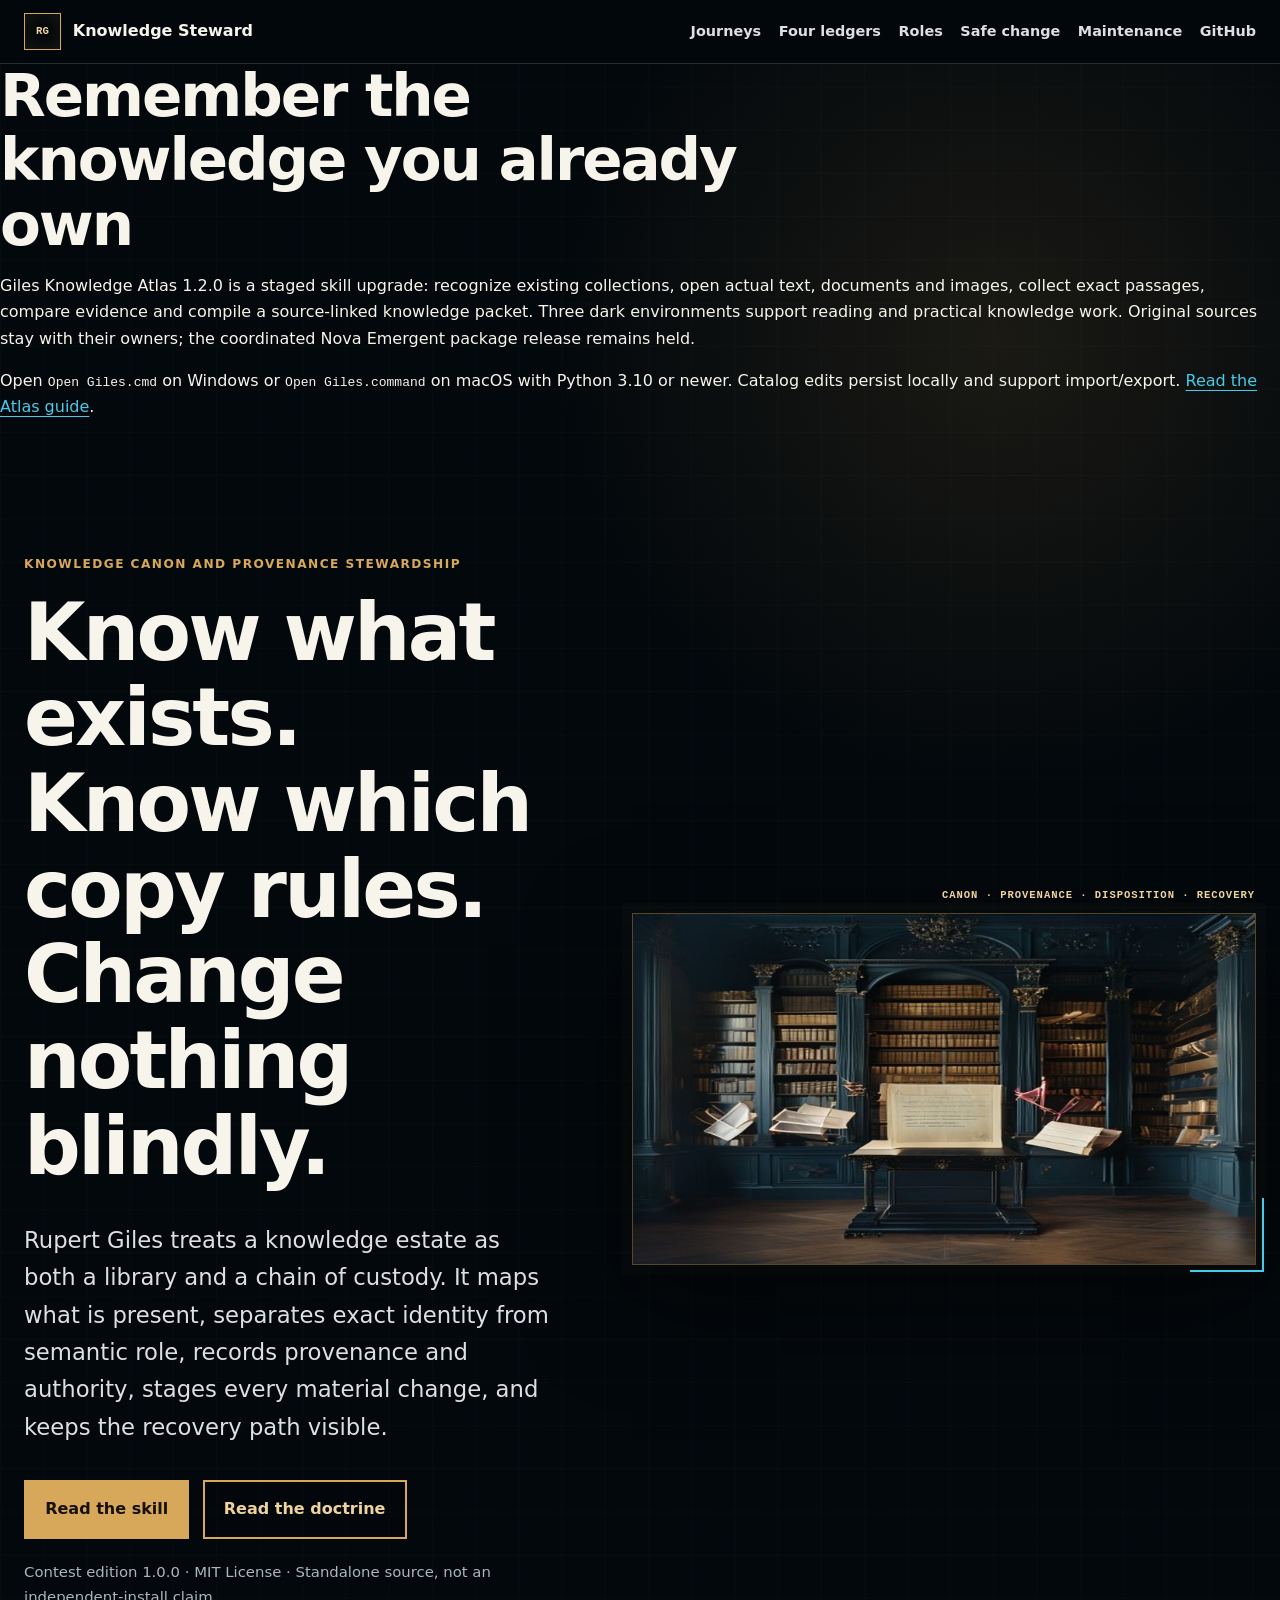
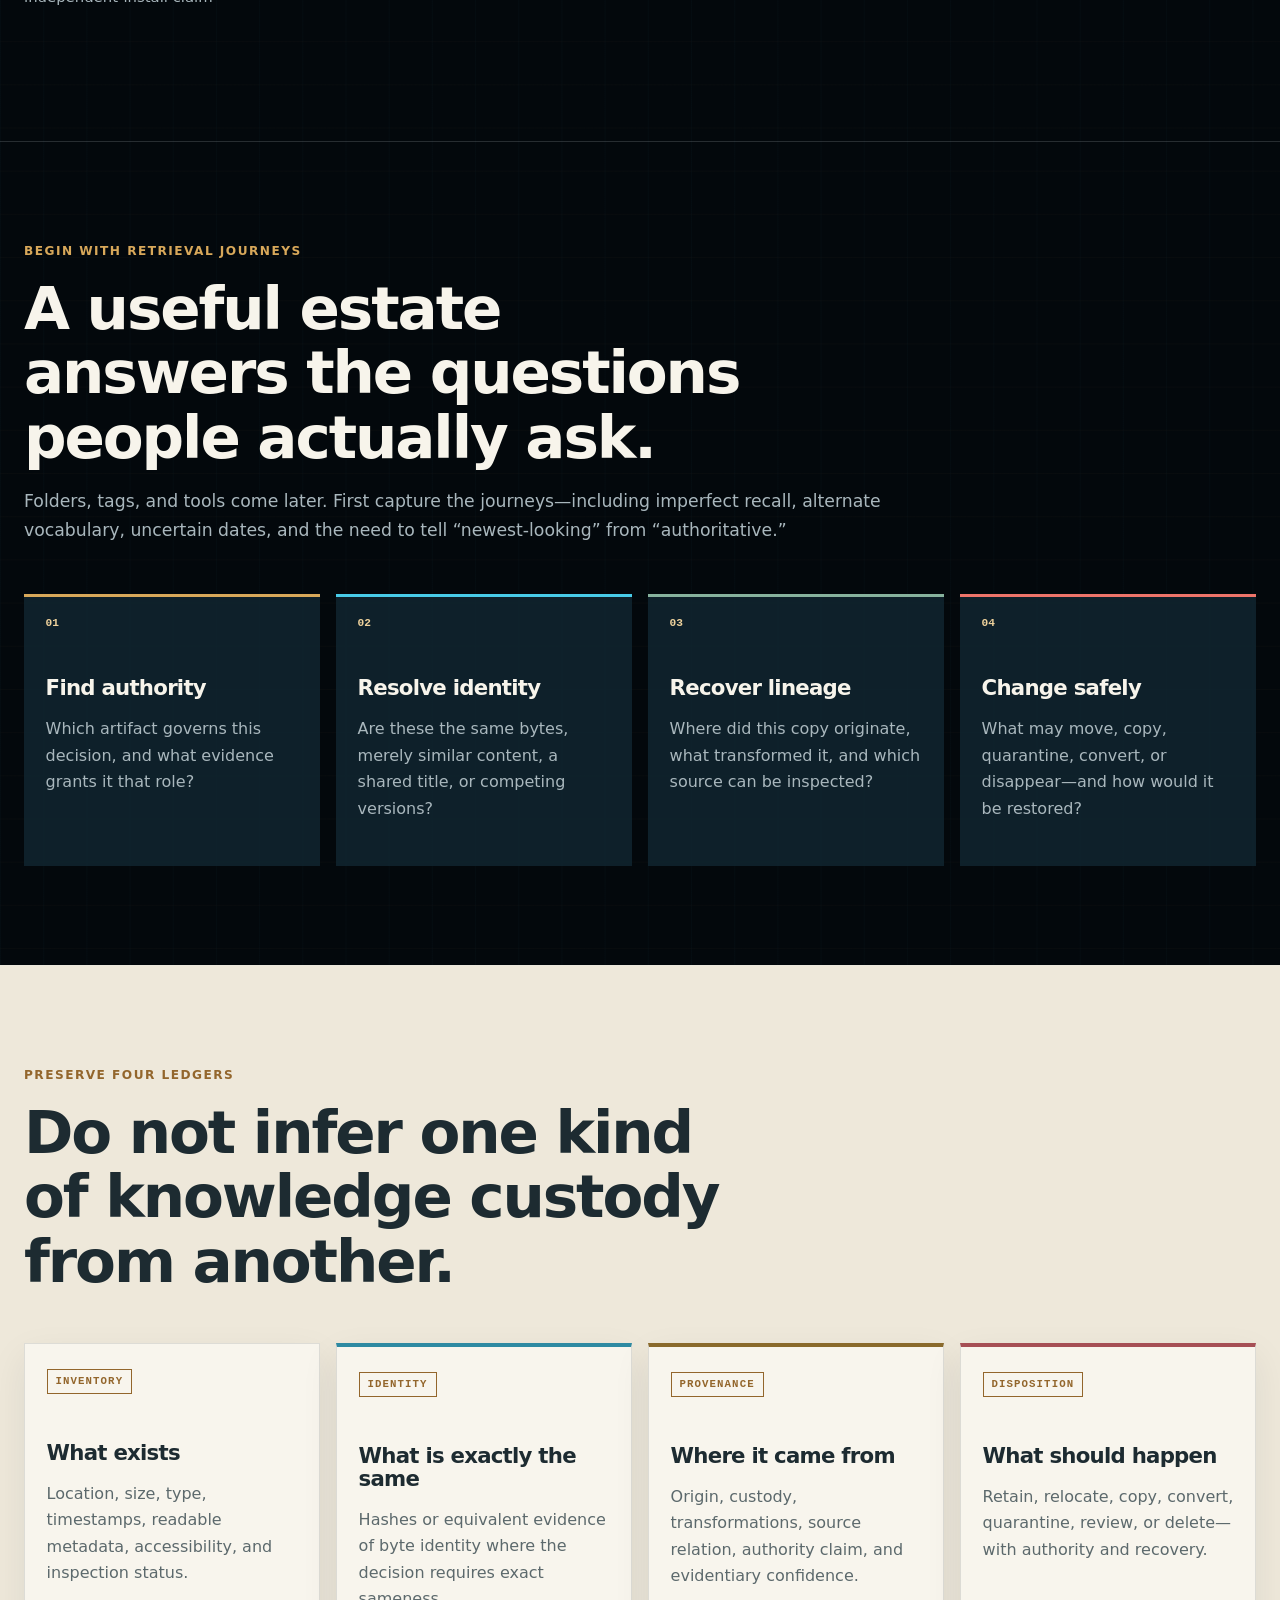
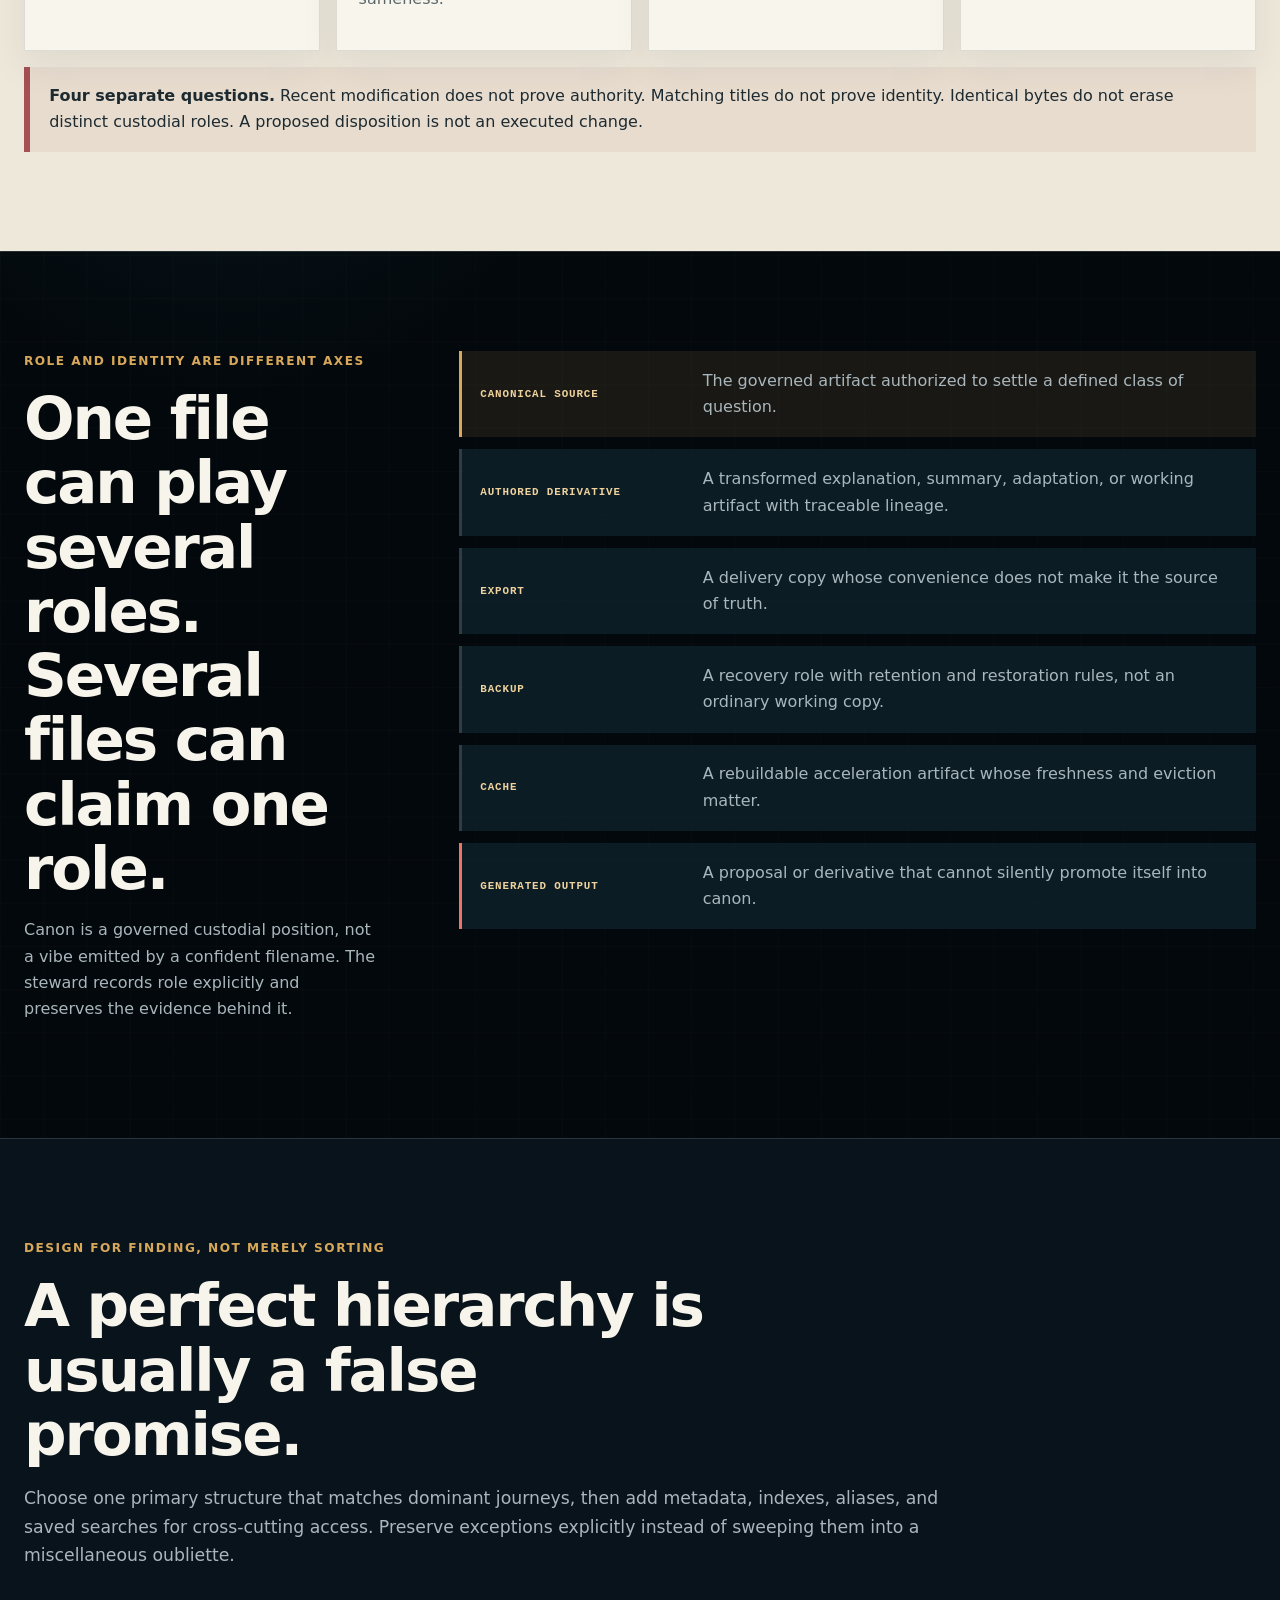
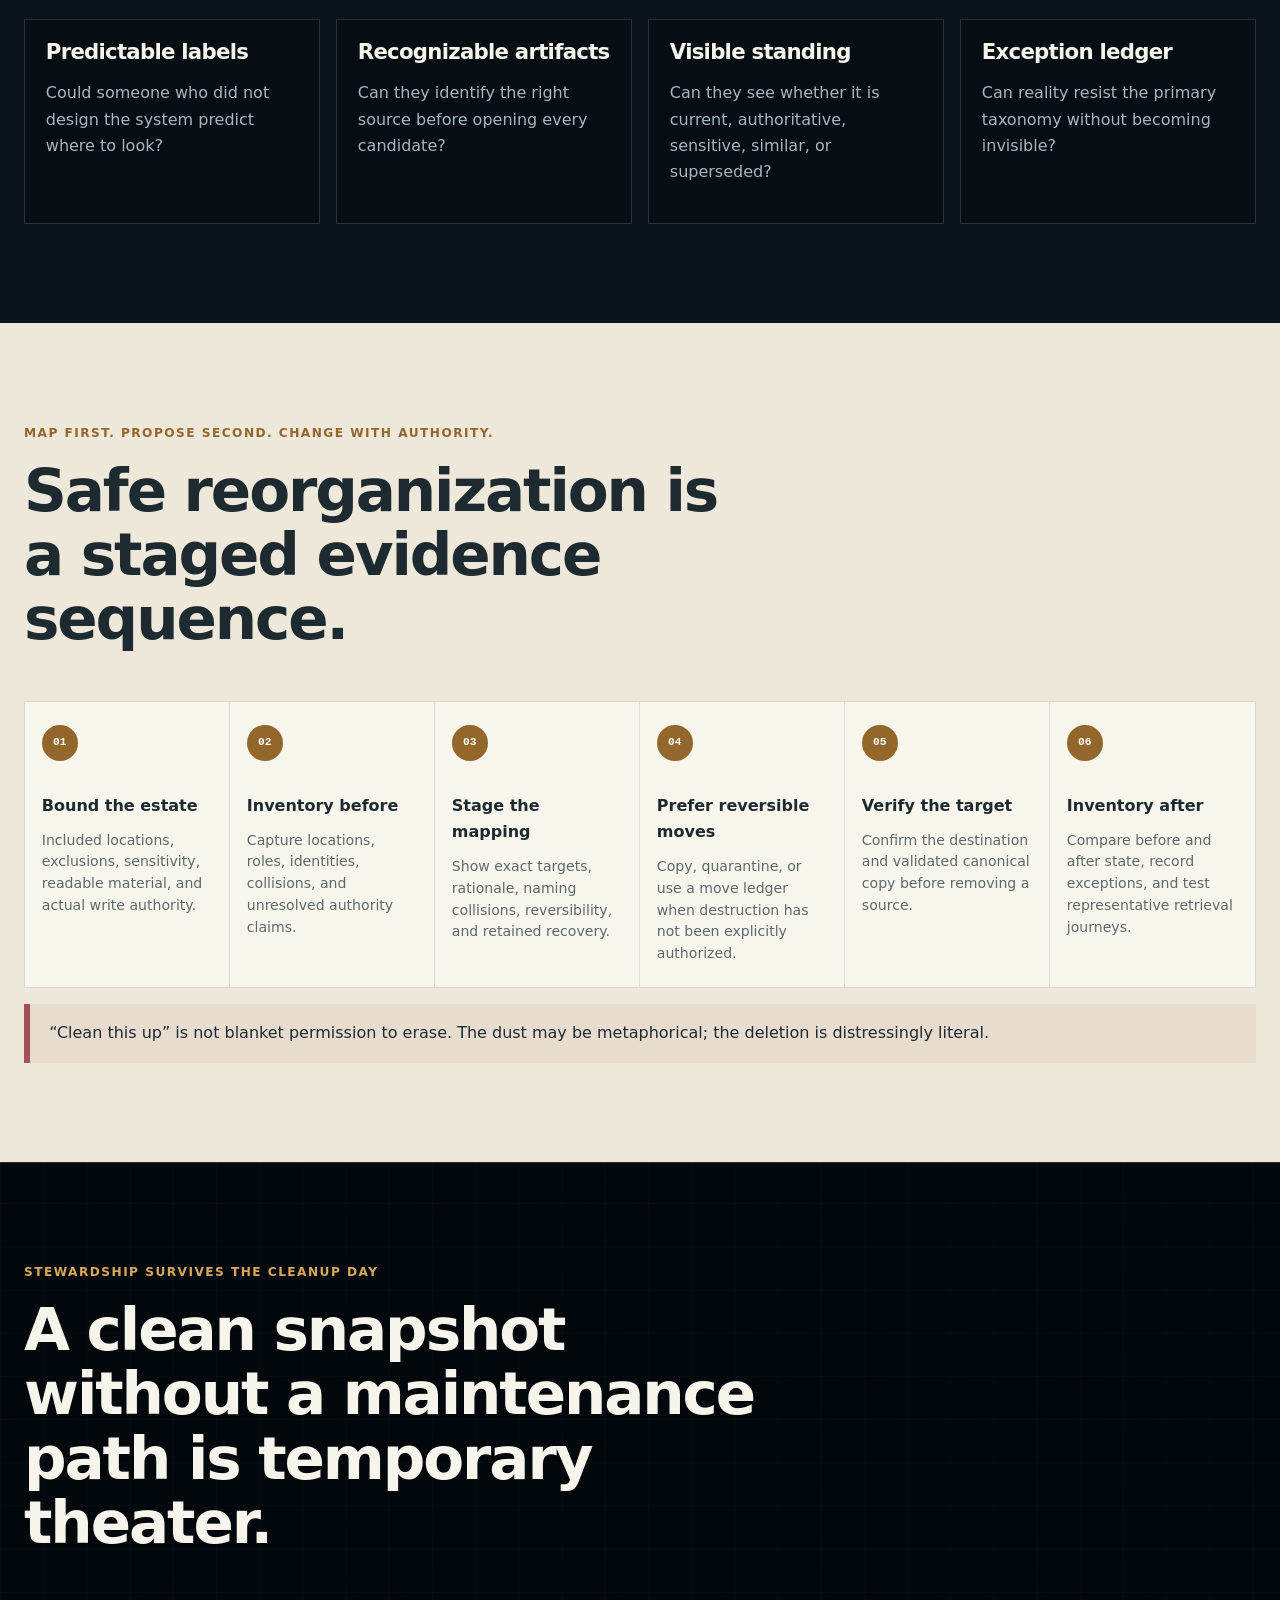
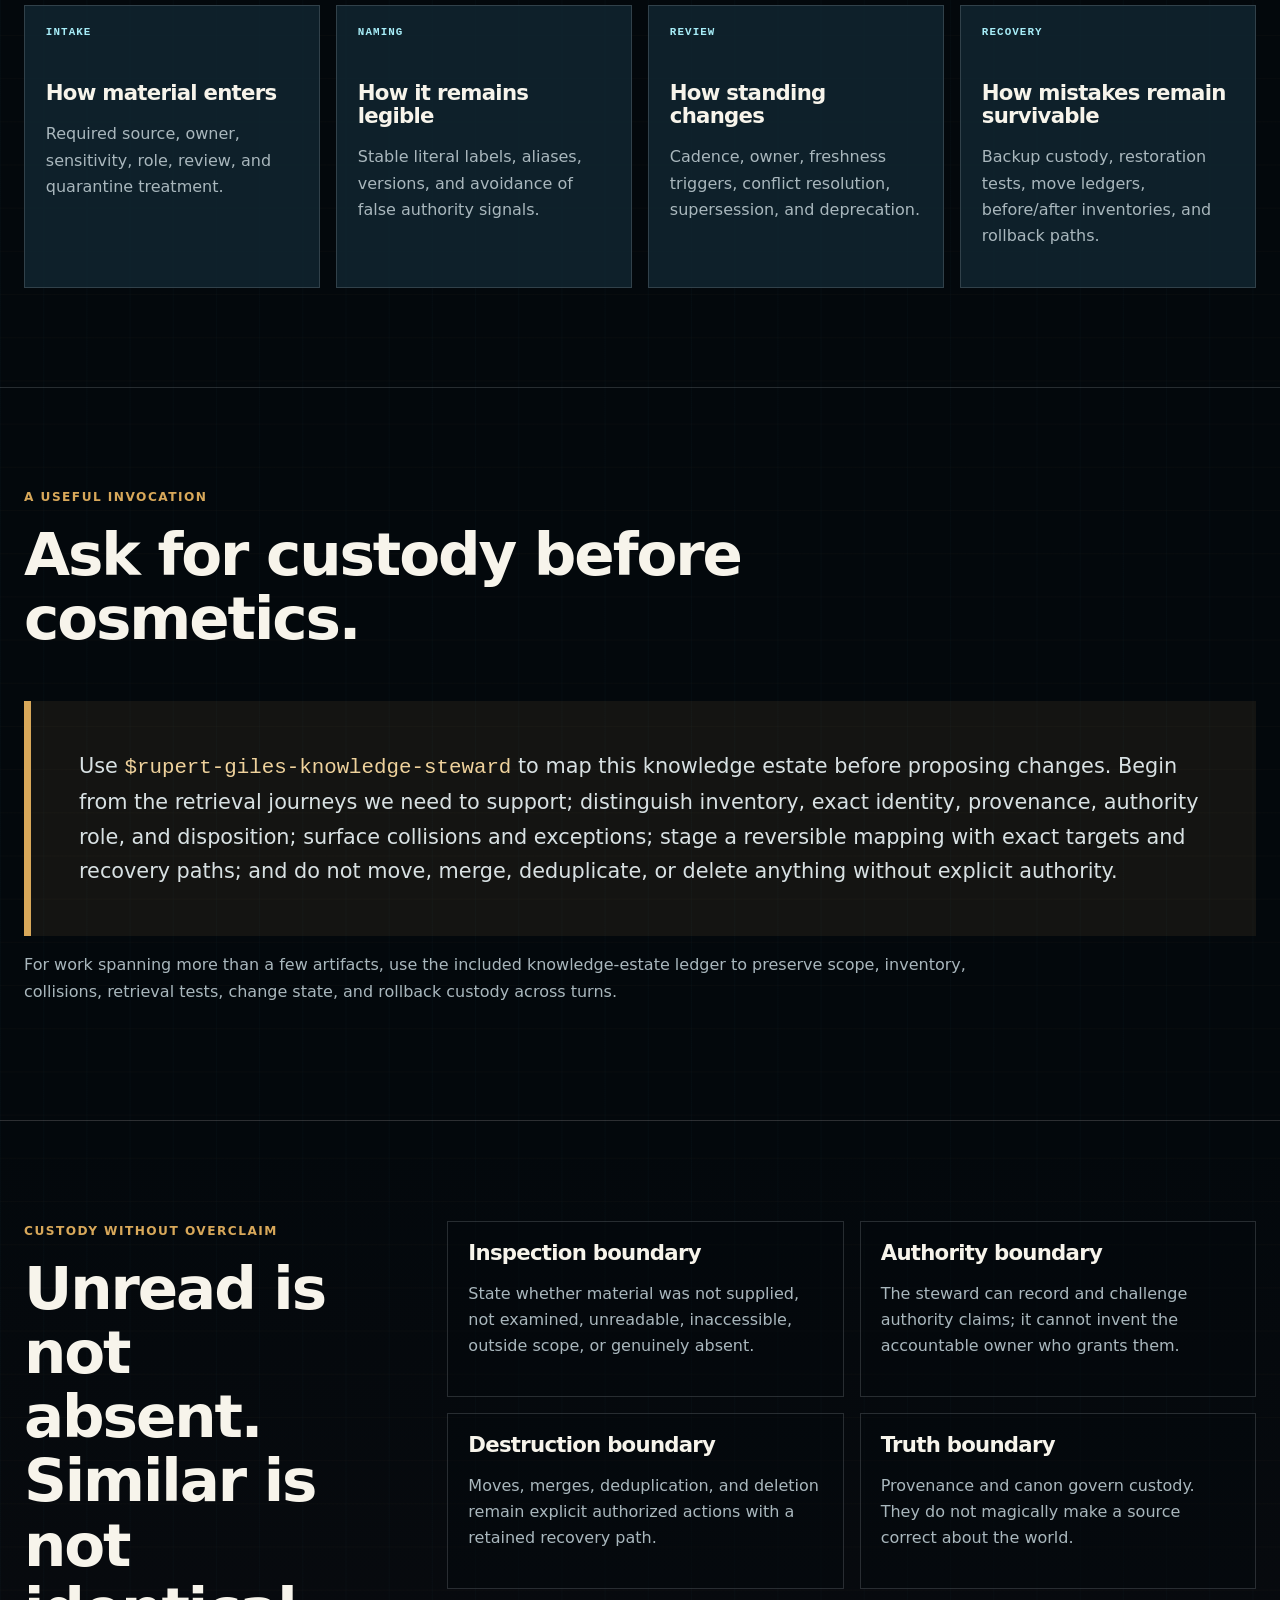
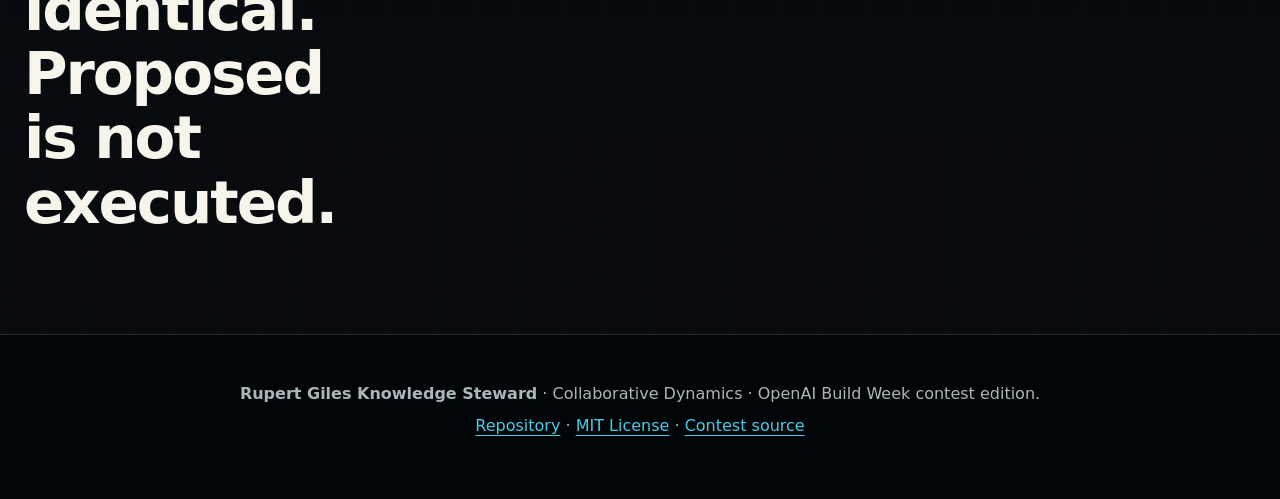
<file: docs/index.html>
<!doctype html>
<html lang="en">
<head>
  <meta charset="utf-8">
  <meta name="viewport" content="width=device-width, initial-scale=1">
  <meta name="description" content="Rupert Giles Knowledge Steward governs knowledge estates through retrieval journeys, inventory, identity, provenance, disposition, safe change, and maintainable custody.">
  <meta name="theme-color" content="#09131b">
  <meta property="og:type" content="website">
  <meta property="og:title" content="Rupert Giles Knowledge Steward">
  <meta property="og:description" content="Map the estate. Name the authority. Preserve the recovery path.">
  <meta property="og:url" content="https://stunspot.github.io/rupert-giles-knowledge-steward/">
  <meta property="og:image" content="https://stunspot.github.io/rupert-giles-knowledge-steward/assets/rupert-giles-hero.png">
  <meta property="og:image:alt" content="An illuminated canonical folio anchors a governed archive while provenance threads connect derivatives, conflicts, and recovery copies.">
  <meta name="twitter:card" content="summary_large_image">
  <title>Rupert Giles Knowledge Steward · Canon and Provenance</title>
  <link rel="stylesheet" href="style.css">
</head>
<body>
  <a class="skip-link" href="#main">Skip to content</a>

  <header class="site-header">
    <nav aria-label="Primary">
      <a class="brand" href="#top" aria-label="Rupert Giles Knowledge Steward home">
        <span class="brand-mark" aria-hidden="true">RG</span>
        <span>Knowledge Steward</span>
      </a>
      <div class="nav-links">
        <a href="#journeys">Journeys</a>
        <a href="#ledgers">Four ledgers</a>
        <a href="#roles">Roles</a>
        <a href="#change">Safe change</a>
        <a href="#maintenance">Maintenance</a>
        <a href="https://github.com/Stunspot/rupert-giles-knowledge-steward">GitHub</a>
      </div>
    </nav>
  </header>

  <main id="main">
    <section id="atlas" aria-labelledby="atlas-title">
      <h2 id="atlas-title">Remember the knowledge you already own</h2>
      <p>Giles Knowledge Atlas 1.2.0 is a staged skill upgrade: recognize existing collections, open actual text, documents and images, collect exact passages, compare evidence and compile a source-linked knowledge packet. Three dark environments support reading and practical knowledge work. Original sources stay with their owners; the coordinated Nova Emergent package release remains held.</p>
      <p>Open <code>Open Giles.cmd</code> on Windows or <code>Open Giles.command</code> on macOS with Python 3.10 or newer. Catalog edits persist locally and support import/export. <a href="https://github.com/Stunspot/rupert-giles-knowledge-steward/blob/main/workspace/README.md">Read the Atlas guide</a>.</p>
    </section>

    <section class="hero" id="top">
      <div class="hero-copy">
        <p class="eyebrow">Knowledge canon and provenance stewardship</p>
        <h1>Know what exists.<br>Know which copy rules.<br>Change nothing blindly.</h1>
        <p class="lede">Rupert Giles treats a knowledge estate as both a library and a chain of custody. It maps what is present, separates exact identity from semantic role, records provenance and authority, stages every material change, and keeps the recovery path visible.</p>
        <div class="actions">
          <a class="button primary" href="https://github.com/Stunspot/rupert-giles-knowledge-steward/blob/main/SKILL.md">Read the skill</a>
          <a class="button secondary" href="https://github.com/Stunspot/rupert-giles-knowledge-steward/blob/main/references/stewardship-doctrine.md">Read the doctrine</a>
        </div>
        <p class="quiet">Contest edition 1.0.0 · MIT License · Standalone source, not an independent-install claim</p>
      </div>
      <figure class="hero-visual">
        <img src="assets/rupert-giles-hero.png" width="1600" height="900" alt="An illuminated canonical folio anchors a governed archive while fine provenance threads connect derivatives, exports, backups, quarantined conflicts, and recovery copies.">
      </figure>
    </section>

    <section class="section journeys-section" id="journeys">
      <div class="section-heading">
        <p class="eyebrow">Begin with retrieval journeys</p>
        <h2>A useful estate answers the questions people actually ask.</h2>
        <p>Folders, tags, and tools come later. First capture the journeys—including imperfect recall, alternate vocabulary, uncertain dates, and the need to tell “newest-looking” from “authoritative.”</p>
      </div>
      <div class="journey-grid">
        <article><span>01</span><h3>Find authority</h3><p>Which artifact governs this decision, and what evidence grants it that role?</p></article>
        <article><span>02</span><h3>Resolve identity</h3><p>Are these the same bytes, merely similar content, a shared title, or competing versions?</p></article>
        <article><span>03</span><h3>Recover lineage</h3><p>Where did this copy originate, what transformed it, and which source can be inspected?</p></article>
        <article><span>04</span><h3>Change safely</h3><p>What may move, copy, quarantine, convert, or disappear—and how would it be restored?</p></article>
      </div>
    </section>

    <section class="section ledgers-section" id="ledgers">
      <div class="section-heading">
        <p class="eyebrow">Preserve four ledgers</p>
        <h2>Do not infer one kind of knowledge custody from another.</h2>
      </div>
      <div class="ledger-grid">
        <article>
          <span class="ledger-code">INVENTORY</span>
          <h3>What exists</h3>
          <p>Location, size, type, timestamps, readable metadata, accessibility, and inspection status.</p>
        </article>
        <article>
          <span class="ledger-code">IDENTITY</span>
          <h3>What is exactly the same</h3>
          <p>Hashes or equivalent evidence of byte identity where the decision requires exact sameness.</p>
        </article>
        <article>
          <span class="ledger-code">PROVENANCE</span>
          <h3>Where it came from</h3>
          <p>Origin, custody, transformations, source relation, authority claim, and evidentiary confidence.</p>
        </article>
        <article>
          <span class="ledger-code">DISPOSITION</span>
          <h3>What should happen</h3>
          <p>Retain, relocate, copy, convert, quarantine, review, or delete—with authority and recovery.</p>
        </article>
      </div>
      <aside class="ledger-rule"><strong>Four separate questions.</strong> Recent modification does not prove authority. Matching titles do not prove identity. Identical bytes do not erase distinct custodial roles. A proposed disposition is not an executed change.</aside>
    </section>

    <section class="section roles-section" id="roles">
      <div class="roles-copy">
        <p class="eyebrow">Role and identity are different axes</p>
        <h2>One file can play several roles. Several files can claim one role.</h2>
        <p>Canon is a governed custodial position, not a vibe emitted by a confident filename. The steward records role explicitly and preserves the evidence behind it.</p>
      </div>
      <div class="role-stack" aria-label="Knowledge artifact roles">
        <article class="canonical"><span>CANONICAL SOURCE</span><p>The governed artifact authorized to settle a defined class of question.</p></article>
        <article><span>AUTHORED DERIVATIVE</span><p>A transformed explanation, summary, adaptation, or working artifact with traceable lineage.</p></article>
        <article><span>EXPORT</span><p>A delivery copy whose convenience does not make it the source of truth.</p></article>
        <article><span>BACKUP</span><p>A recovery role with retention and restoration rules, not an ordinary working copy.</p></article>
        <article><span>CACHE</span><p>A rebuildable acceleration artifact whose freshness and eviction matter.</p></article>
        <article class="generated"><span>GENERATED OUTPUT</span><p>A proposal or derivative that cannot silently promote itself into canon.</p></article>
      </div>
    </section>

    <section class="section taxonomy-section">
      <div class="section-heading">
        <p class="eyebrow">Design for finding, not merely sorting</p>
        <h2>A perfect hierarchy is usually a false promise.</h2>
        <p>Choose one primary structure that matches dominant journeys, then add metadata, indexes, aliases, and saved searches for cross-cutting access. Preserve exceptions explicitly instead of sweeping them into a miscellaneous oubliette.</p>
      </div>
      <div class="scent-grid">
        <article><h3>Predictable labels</h3><p>Could someone who did not design the system predict where to look?</p></article>
        <article><h3>Recognizable artifacts</h3><p>Can they identify the right source before opening every candidate?</p></article>
        <article><h3>Visible standing</h3><p>Can they see whether it is current, authoritative, sensitive, similar, or superseded?</p></article>
        <article><h3>Exception ledger</h3><p>Can reality resist the primary taxonomy without becoming invisible?</p></article>
      </div>
    </section>

    <section class="section change-section" id="change">
      <div class="section-heading">
        <p class="eyebrow">Map first. Propose second. Change with authority.</p>
        <h2>Safe reorganization is a staged evidence sequence.</h2>
      </div>
      <ol class="change-flow">
        <li><span>01</span><strong>Bound the estate</strong><small>Included locations, exclusions, sensitivity, readable material, and actual write authority.</small></li>
        <li><span>02</span><strong>Inventory before</strong><small>Capture locations, roles, identities, collisions, and unresolved authority claims.</small></li>
        <li><span>03</span><strong>Stage the mapping</strong><small>Show exact targets, rationale, naming collisions, reversibility, and retained recovery.</small></li>
        <li><span>04</span><strong>Prefer reversible moves</strong><small>Copy, quarantine, or use a move ledger when destruction has not been explicitly authorized.</small></li>
        <li><span>05</span><strong>Verify the target</strong><small>Confirm the destination and validated canonical copy before removing a source.</small></li>
        <li><span>06</span><strong>Inventory after</strong><small>Compare before and after state, record exceptions, and test representative retrieval journeys.</small></li>
      </ol>
      <p class="authority-note">“Clean this up” is not blanket permission to erase. The dust may be metaphorical; the deletion is distressingly literal.</p>
    </section>

    <section class="section maintenance-section" id="maintenance">
      <div class="section-heading">
        <p class="eyebrow">Stewardship survives the cleanup day</p>
        <h2>A clean snapshot without a maintenance path is temporary theater.</h2>
      </div>
      <div class="maintenance-grid">
        <article><span>INTAKE</span><h3>How material enters</h3><p>Required source, owner, sensitivity, role, review, and quarantine treatment.</p></article>
        <article><span>NAMING</span><h3>How it remains legible</h3><p>Stable literal labels, aliases, versions, and avoidance of false authority signals.</p></article>
        <article><span>REVIEW</span><h3>How standing changes</h3><p>Cadence, owner, freshness triggers, conflict resolution, supersession, and deprecation.</p></article>
        <article><span>RECOVERY</span><h3>How mistakes remain survivable</h3><p>Backup custody, restoration tests, move ledgers, before/after inventories, and rollback paths.</p></article>
      </div>
    </section>

    <section class="section prompt-section">
      <div class="section-heading">
        <p class="eyebrow">A useful invocation</p>
        <h2>Ask for custody before cosmetics.</h2>
      </div>
      <blockquote>
        Use <code>$rupert-giles-knowledge-steward</code> to map this knowledge estate before proposing changes. Begin from the retrieval journeys we need to support; distinguish inventory, exact identity, provenance, authority role, and disposition; surface collisions and exceptions; stage a reversible mapping with exact targets and recovery paths; and do not move, merge, deduplicate, or delete anything without explicit authority.
      </blockquote>
      <p>For work spanning more than a few artifacts, use the included knowledge-estate ledger to preserve scope, inventory, collisions, retrieval tests, change state, and rollback custody across turns.</p>
    </section>

    <section class="section boundaries-section">
      <div class="boundary-copy">
        <p class="eyebrow">Custody without overclaim</p>
        <h2>Unread is not absent. Similar is not identical. Proposed is not executed.</h2>
      </div>
      <div class="boundary-grid">
        <article><h3>Inspection boundary</h3><p>State whether material was not supplied, not examined, unreadable, inaccessible, outside scope, or genuinely absent.</p></article>
        <article><h3>Authority boundary</h3><p>The steward can record and challenge authority claims; it cannot invent the accountable owner who grants them.</p></article>
        <article><h3>Destruction boundary</h3><p>Moves, merges, deduplication, and deletion remain explicit authorized actions with a retained recovery path.</p></article>
        <article><h3>Truth boundary</h3><p>Provenance and canon govern custody. They do not magically make a source correct about the world.</p></article>
      </div>
    </section>
  </main>

  <footer>
    <p><strong>Rupert Giles Knowledge Steward</strong> · Collaborative Dynamics · OpenAI Build Week contest edition.</p>
    <p><a href="https://github.com/Stunspot/rupert-giles-knowledge-steward">Repository</a> · <a href="https://github.com/Stunspot/rupert-giles-knowledge-steward/blob/main/LICENSE.md">MIT License</a> · <a href="https://github.com/Stunspot/nova-the-optimal-ai-mind/tree/e42dd11646bc548b9ac29d6f700370365ee68986/plugins/nova-the-optimal-ai/skills/rupert-giles-knowledge-steward">Contest source</a></p>
  </footer>
</body>
</html>
</file>
<file: docs/style.css>
:root {
  color-scheme: dark;
  --ink: #f7f4eb;
  --muted: #a9b7bd;
  --pale: #d8e1e3;
  --night: #09131b;
  --night-deep: #03080c;
  --panel: #112631;
  --panel-soft: rgba(17, 38, 49, 0.82);
  --cyan: #48cbe8;
  --cyan-soft: #a7edf8;
  --brass: #d8a85a;
  --brass-soft: #efd29c;
  --wine: #a64f55;
  --coral: #ee746a;
  --sage: #87b29d;
  --paper: #eee8da;
  --paper-ink: #1d2b31;
  --paper-muted: #5c696c;
  --line: rgba(216, 225, 227, 0.17);
  --focus: #ffd166;
  font-family: Poppins, Inter, ui-sans-serif, system-ui, -apple-system, BlinkMacSystemFont, "Segoe UI", sans-serif;
}

* { box-sizing: border-box; }
html { scroll-behavior: smooth; scroll-padding-top: 5.4rem; }
body {
  margin: 0;
  color: var(--ink);
  background:
    radial-gradient(circle at 78% 4%, rgba(216, 168, 90, 0.11), transparent 28rem),
    radial-gradient(circle at 18% 38%, rgba(72, 203, 232, 0.08), transparent 23rem),
    linear-gradient(rgba(216, 168, 90, 0.025) 1px, transparent 1px),
    linear-gradient(90deg, rgba(72, 203, 232, 0.025) 1px, transparent 1px),
    var(--night-deep);
  background-size: auto, auto, 2.7rem 2.7rem, 2.7rem 2.7rem, auto;
  line-height: 1.65;
}
img { display: block; max-width: 100%; }
a { color: var(--cyan); text-underline-offset: 0.22em; }
a:hover { color: var(--focus); }
a:focus-visible, .button:focus-visible { outline: 3px solid var(--focus); outline-offset: 4px; border-radius: 0.2rem; }

.skip-link {
  position: absolute;
  left: 1rem;
  top: -6rem;
  z-index: 30;
  padding: 0.8rem 1rem;
  color: #111;
  background: var(--focus);
  font-weight: 900;
}
.skip-link:focus { top: 1rem; }

.site-header {
  position: sticky;
  top: 0;
  z-index: 20;
  background: rgba(3, 8, 12, 0.94);
  border-bottom: 1px solid var(--line);
  backdrop-filter: blur(16px);
}
nav {
  max-width: 82rem;
  margin: 0 auto;
  padding: 0.82rem 1.5rem;
  display: flex;
  align-items: center;
  justify-content: space-between;
  gap: 1.5rem;
}
.brand {
  display: inline-flex;
  align-items: center;
  gap: 0.75rem;
  color: var(--ink);
  text-decoration: none;
  font-weight: 900;
}
.brand-mark {
  display: grid;
  place-items: center;
  width: 2.3rem;
  height: 2.3rem;
  border: 1px solid var(--brass);
  color: var(--brass-soft);
  font: 900 0.67rem/1 ui-monospace, SFMono-Regular, Menlo, Consolas, monospace;
  box-shadow: inset 0 0 1.2rem rgba(216, 168, 90, 0.12);
}
.nav-links { display: flex; flex-wrap: wrap; gap: 0.65rem 1.1rem; }
.nav-links a { color: var(--pale); text-decoration: none; font-size: 0.9rem; font-weight: 750; }
.nav-links a:hover { color: var(--brass-soft); }

main { overflow: hidden; }
.hero, .section { max-width: 82rem; margin: 0 auto; padding: 6.2rem 1.5rem; }
.hero {
  min-height: calc(100vh - 4.2rem);
  display: grid;
  grid-template-columns: minmax(0, 0.92fr) minmax(27rem, 1.08fr);
  align-items: center;
  gap: clamp(2.5rem, 6vw, 6.2rem);
  padding-top: 7.3rem;
  padding-bottom: 7.3rem;
}
.hero-copy { position: relative; z-index: 2; }
.eyebrow {
  margin: 0 0 1rem;
  color: var(--brass);
  font-size: 0.76rem;
  font-weight: 900;
  letter-spacing: 0.12em;
  text-transform: uppercase;
}
h1, h2, h3 { line-height: 1.08; letter-spacing: -0.035em; }
h1 { margin: 0; max-width: 12ch; font-size: clamp(3rem, 6.2vw, 5.9rem); }
h2 { margin: 0; max-width: 18ch; font-size: clamp(2.25rem, 4.65vw, 4.45rem); }
h3 { margin: 0 0 0.72rem; font-size: 1.33rem; }
.lede { max-width: 45rem; margin: 2rem 0; color: var(--pale); font-size: clamp(1.12rem, 2vw, 1.42rem); }
.actions { display: flex; flex-wrap: wrap; gap: 0.82rem; margin: 2.1rem 0 1.3rem; }
.button { display: inline-block; padding: 0.9rem 1.2rem; border: 2px solid var(--brass); font-weight: 850; text-decoration: none; }
.button.primary { color: #161008; background: var(--brass); }
.button.primary:hover { color: #111; background: var(--focus); border-color: var(--focus); }
.button.secondary { color: var(--brass-soft); background: rgba(3, 8, 12, 0.45); }
.button.secondary:hover { color: var(--focus); border-color: var(--focus); }
.quiet { color: var(--muted); font-size: 0.93rem; }
.hero-visual {
  position: relative;
  margin: 0;
  border: 1px solid rgba(216, 168, 90, 0.4);
  background: #020608;
  box-shadow: 0 2rem 6rem rgba(0, 0, 0, 0.52), 0 0 0 0.65rem rgba(216, 168, 90, 0.025);
}
.hero-visual::before {
  content: "CANON · PROVENANCE · DISPOSITION · RECOVERY";
  position: absolute;
  z-index: 1;
  top: -1.5rem;
  right: 0;
  color: var(--brass-soft);
  font: 800 0.66rem/1 ui-monospace, SFMono-Regular, Menlo, Consolas, monospace;
  letter-spacing: 0.09em;
}
.hero-visual::after {
  content: "";
  position: absolute;
  right: -0.55rem;
  bottom: -0.55rem;
  width: 4.5rem;
  height: 4.5rem;
  border-right: 2px solid var(--cyan);
  border-bottom: 2px solid var(--cyan);
  pointer-events: none;
}
.hero-visual img { width: 100%; height: auto; }

.section { border-top: 1px solid var(--line); }
.section-heading { max-width: 58rem; margin-bottom: 3.1rem; }
.section-heading > p:last-child { color: var(--muted); font-size: 1.08rem; }

.journeys-section {
  max-width: none;
  padding-left: max(1.5rem, calc((100vw - 79rem) / 2));
  padding-right: max(1.5rem, calc((100vw - 79rem) / 2));
}
.journey-grid { display: grid; grid-template-columns: repeat(4, minmax(0, 1fr)); gap: 1rem; }
.journey-grid article { min-height: 17rem; padding: 1.35rem; border-top: 3px solid var(--brass); background: var(--panel-soft); }
.journey-grid article:nth-child(2) { border-color: var(--cyan); }
.journey-grid article:nth-child(3) { border-color: var(--sage); }
.journey-grid article:nth-child(4) { border-color: var(--coral); }
.journey-grid article > span { display: block; margin-bottom: 3rem; color: var(--brass-soft); font: 850 0.7rem/1 ui-monospace, SFMono-Regular, Menlo, Consolas, monospace; }
.journey-grid p { color: var(--muted); }

.ledgers-section {
  max-width: none;
  padding-left: max(1.5rem, calc((100vw - 79rem) / 2));
  padding-right: max(1.5rem, calc((100vw - 79rem) / 2));
  color: var(--paper-ink);
  background: var(--paper);
}
.ledgers-section .eyebrow { color: #93662c; }
.ledgers-section .section-heading > p:last-child { color: var(--paper-muted); }
.ledger-grid { display: grid; grid-template-columns: repeat(4, minmax(0, 1fr)); gap: 1rem; }
.ledger-grid article { min-height: 18rem; padding: 1.35rem; border: 1px solid rgba(29, 43, 49, 0.12); background: #f8f5ed; box-shadow: 0 0.9rem 2.2rem rgba(29, 43, 49, 0.08); }
.ledger-grid article:nth-child(2) { border-top: 4px solid #2e8aa2; }
.ledger-grid article:nth-child(3) { border-top: 4px solid #8a6a2c; }
.ledger-grid article:nth-child(4) { border-top: 4px solid #a64f55; }
.ledger-code { display: inline-block; margin-bottom: 3rem; padding: 0.38rem 0.5rem; border: 1px solid currentColor; color: #93662c; font: 850 0.67rem/1 ui-monospace, SFMono-Regular, Menlo, Consolas, monospace; letter-spacing: 0.1em; }
.ledger-grid p { color: var(--paper-muted); }
.ledger-rule { margin-top: 1rem; padding: 1rem 1.2rem; border-left: 0.42rem solid #a64f55; color: var(--paper-ink); background: rgba(166, 79, 85, 0.08); }

.roles-section { display: grid; grid-template-columns: minmax(17rem, 0.62fr) minmax(0, 1.38fr); gap: clamp(2rem, 6vw, 6rem); align-items: start; }
.roles-copy { position: sticky; top: 7rem; }
.roles-copy p:last-child { color: var(--muted); }
.role-stack { display: grid; gap: 0.75rem; }
.role-stack article { display: grid; grid-template-columns: minmax(10rem, 0.38fr) minmax(0, 1fr); gap: 1.2rem; align-items: center; padding: 1.05rem 1.15rem; border-left: 3px solid var(--line); background: rgba(17, 38, 49, 0.68); }
.role-stack article.canonical { border-color: var(--brass); background: rgba(216, 168, 90, 0.1); }
.role-stack article.generated { border-color: var(--coral); }
.role-stack span { color: var(--brass-soft); font: 850 0.68rem/1.35 ui-monospace, SFMono-Regular, Menlo, Consolas, monospace; letter-spacing: 0.08em; }
.role-stack p { margin: 0; color: var(--muted); }

.taxonomy-section {
  max-width: none;
  padding-left: max(1.5rem, calc((100vw - 79rem) / 2));
  padding-right: max(1.5rem, calc((100vw - 79rem) / 2));
  background: var(--night);
}
.scent-grid { display: grid; grid-template-columns: repeat(4, minmax(0, 1fr)); gap: 1rem; }
.scent-grid article { padding: 1.3rem; border: 1px solid var(--line); background: rgba(3, 8, 12, 0.48); }
.scent-grid p { color: var(--muted); }

.change-section {
  max-width: none;
  padding-left: max(1.5rem, calc((100vw - 79rem) / 2));
  padding-right: max(1.5rem, calc((100vw - 79rem) / 2));
  color: var(--paper-ink);
  background: var(--paper);
}
.change-section .eyebrow { color: #93662c; }
.change-flow { list-style: none; margin: 0; padding: 0; display: grid; grid-template-columns: repeat(6, minmax(10rem, 1fr)); border: 1px solid rgba(29, 43, 49, 0.14); overflow-x: auto; background: #f8f5ed; }
.change-flow li { min-width: 11rem; padding: 1.4rem 1.05rem; border-right: 1px solid rgba(29, 43, 49, 0.12); }
.change-flow li:last-child { border-right: 0; }
.change-flow li > span { display: grid; place-items: center; width: 2.25rem; height: 2.25rem; margin-bottom: 2rem; border: 2px solid #93662c; border-radius: 50%; color: #fff; background: #93662c; font: 900 0.7rem/1 ui-monospace, SFMono-Regular, Menlo, Consolas, monospace; }
.change-flow strong { display: block; margin-bottom: 0.65rem; color: var(--paper-ink); }
.change-flow small { display: block; color: var(--paper-muted); font-size: 0.88rem; line-height: 1.55; }
.authority-note { margin: 1rem 0 0; padding: 1rem 1.2rem; border-left: 0.42rem solid #a64f55; color: var(--paper-ink); background: rgba(166, 79, 85, 0.08); }

.maintenance-section { max-width: none; padding-left: max(1.5rem, calc((100vw - 79rem) / 2)); padding-right: max(1.5rem, calc((100vw - 79rem) / 2)); }
.maintenance-grid { display: grid; grid-template-columns: repeat(4, minmax(0, 1fr)); gap: 1rem; }
.maintenance-grid article { min-height: 16rem; padding: 1.3rem; border: 1px solid var(--line); background: var(--panel-soft); }
.maintenance-grid span { display: block; margin-bottom: 2.8rem; color: var(--cyan-soft); font: 850 0.68rem/1 ui-monospace, SFMono-Regular, Menlo, Consolas, monospace; letter-spacing: 0.1em; }
.maintenance-grid p { color: var(--muted); }

.prompt-section blockquote { margin: 0; padding: clamp(1.5rem, 4vw, 3rem); border-left: 0.45rem solid var(--brass); color: var(--pale); background: rgba(216, 168, 90, 0.08); font-size: clamp(1.05rem, 2vw, 1.3rem); }
.prompt-section code { color: var(--brass-soft); }
.prompt-section > p:last-child { max-width: 60rem; color: var(--muted); }

.boundaries-section { display: grid; grid-template-columns: minmax(17rem, 0.6fr) minmax(0, 1.4fr); gap: clamp(2rem, 6vw, 6rem); align-items: start; background: linear-gradient(180deg, transparent, rgba(166, 79, 85, 0.045)); }
.boundary-copy { position: sticky; top: 7rem; }
.boundary-grid { display: grid; grid-template-columns: repeat(2, minmax(0, 1fr)); gap: 1rem; }
.boundary-grid article { padding: 1.25rem; border: 1px solid var(--line); background: rgba(3, 8, 12, 0.45); }
.boundary-grid p { color: var(--muted); }

footer { padding: 2.5rem 1.5rem 3.5rem; border-top: 1px solid var(--line); text-align: center; color: var(--muted); background: #020507; }
footer p { margin: 0.35rem 0; }

@media (max-width: 70rem) {
  .hero { grid-template-columns: 1fr; min-height: auto; }
  .hero-visual { max-width: 56rem; }
  .journey-grid, .ledger-grid, .scent-grid, .maintenance-grid { grid-template-columns: repeat(2, minmax(0, 1fr)); }
  .change-flow { grid-template-columns: repeat(6, minmax(12rem, 1fr)); }
}

@media (max-width: 52rem) {
  nav { align-items: flex-start; }
  .nav-links { justify-content: flex-end; }
  .roles-section, .boundaries-section { grid-template-columns: 1fr; }
  .roles-copy, .boundary-copy { position: static; }
  .role-stack article { grid-template-columns: 1fr; }
}

@media (max-width: 38rem) {
  nav { padding-inline: 1rem; }
  .nav-links a:not(:last-child) { display: none; }
  .hero, .section { padding: 4.6rem 1rem; }
  .hero { padding-top: 5.6rem; }
  .journey-grid, .ledger-grid, .scent-grid, .maintenance-grid, .boundary-grid { grid-template-columns: 1fr; }
  h1 { font-size: clamp(2.7rem, 14vw, 4.4rem); }
  h2 { font-size: clamp(2.1rem, 11vw, 3.5rem); }
  .hero-visual::before { position: static; display: block; padding: 0.7rem; }
}

@media (prefers-reduced-motion: reduce) {
  html { scroll-behavior: auto; }
}
</file>
